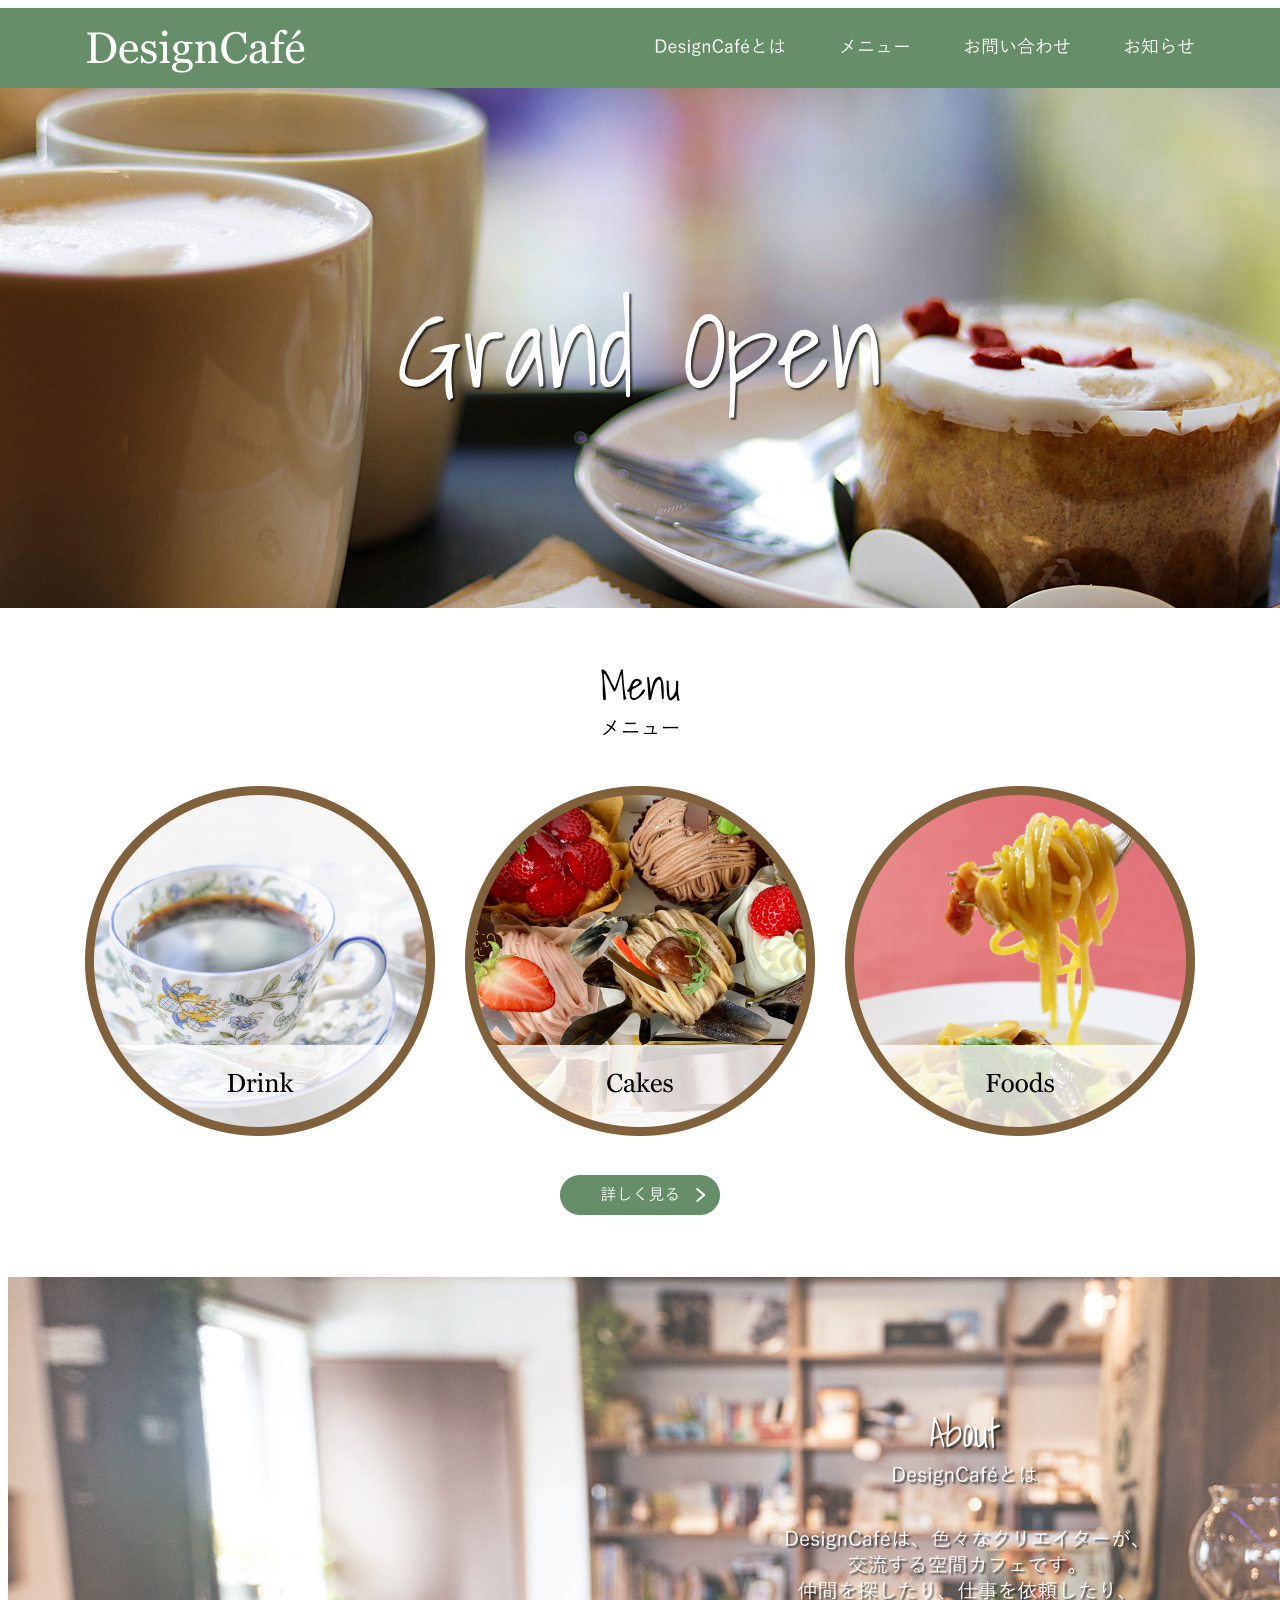
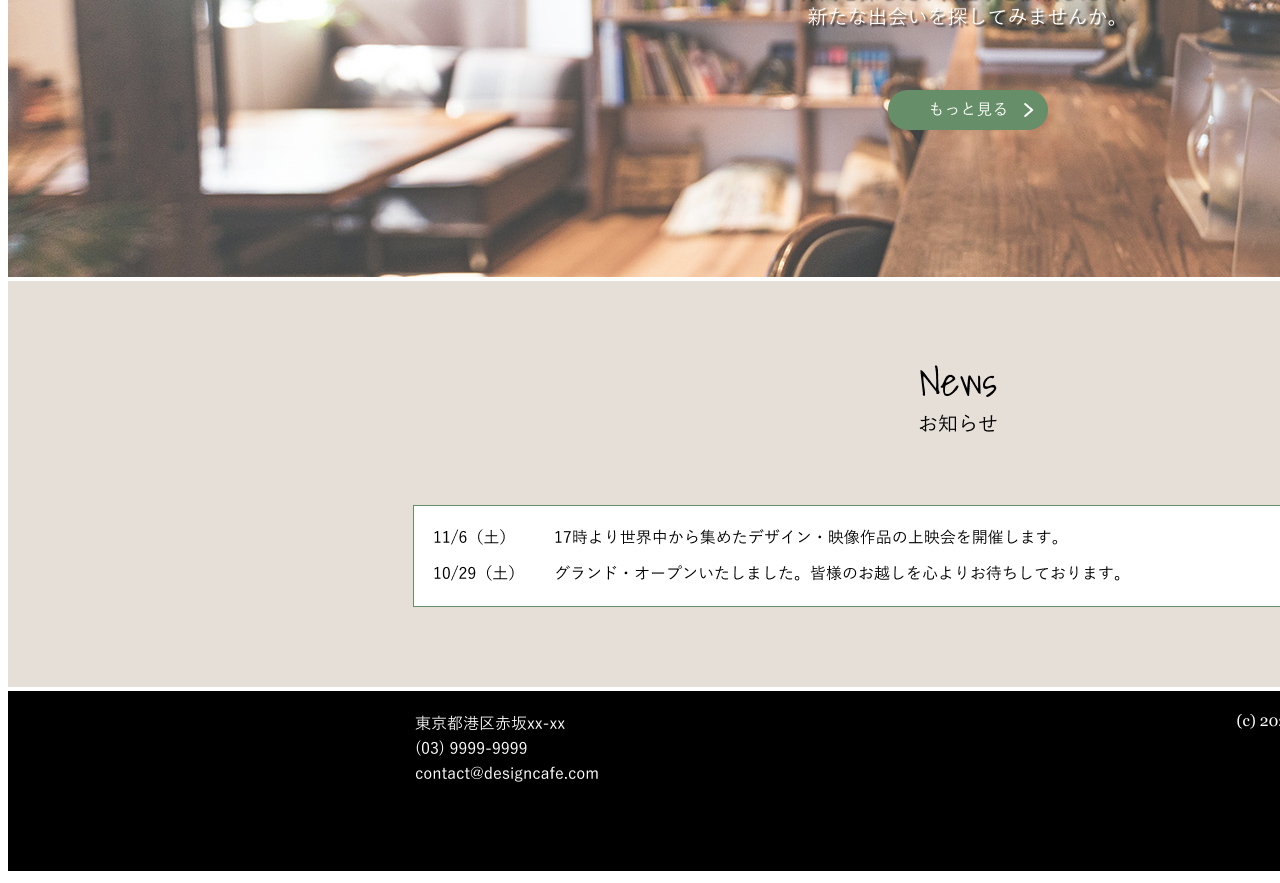
<file: Robota9/index.html>
<!DOCTYPE html>
<html lang="en">
<head>
    <meta charset="UTF-8">
    <meta name="viewport" content="width=device-width, initial-scale=1.0">
    <title>Document</title>
</head>
<body>
    <link rel="stylesheet" href="second.css">
    <section class="first">
        <img src="../Robota9/images1/ヘッダー.png" alt="">
    </section>
    <section class="second">
        <img src="../Robota9/images1/メインビジュアル.png" alt="">
    </section>
    <section class="thir">
<img src="../Robota9/images1/Menu.png" alt="">
    </section>
    <section class="fouth">
<img src="../Robota9/images1/About (2).png" alt="">
    </section>
    <section class="five">
        <img src="../Robota9/images1/News.png" alt="">
    </section>
    <section class="six">
        <img src="../Robota9/images1/フッター.png" alt="">
    </section>
</body>
</html>
</file>
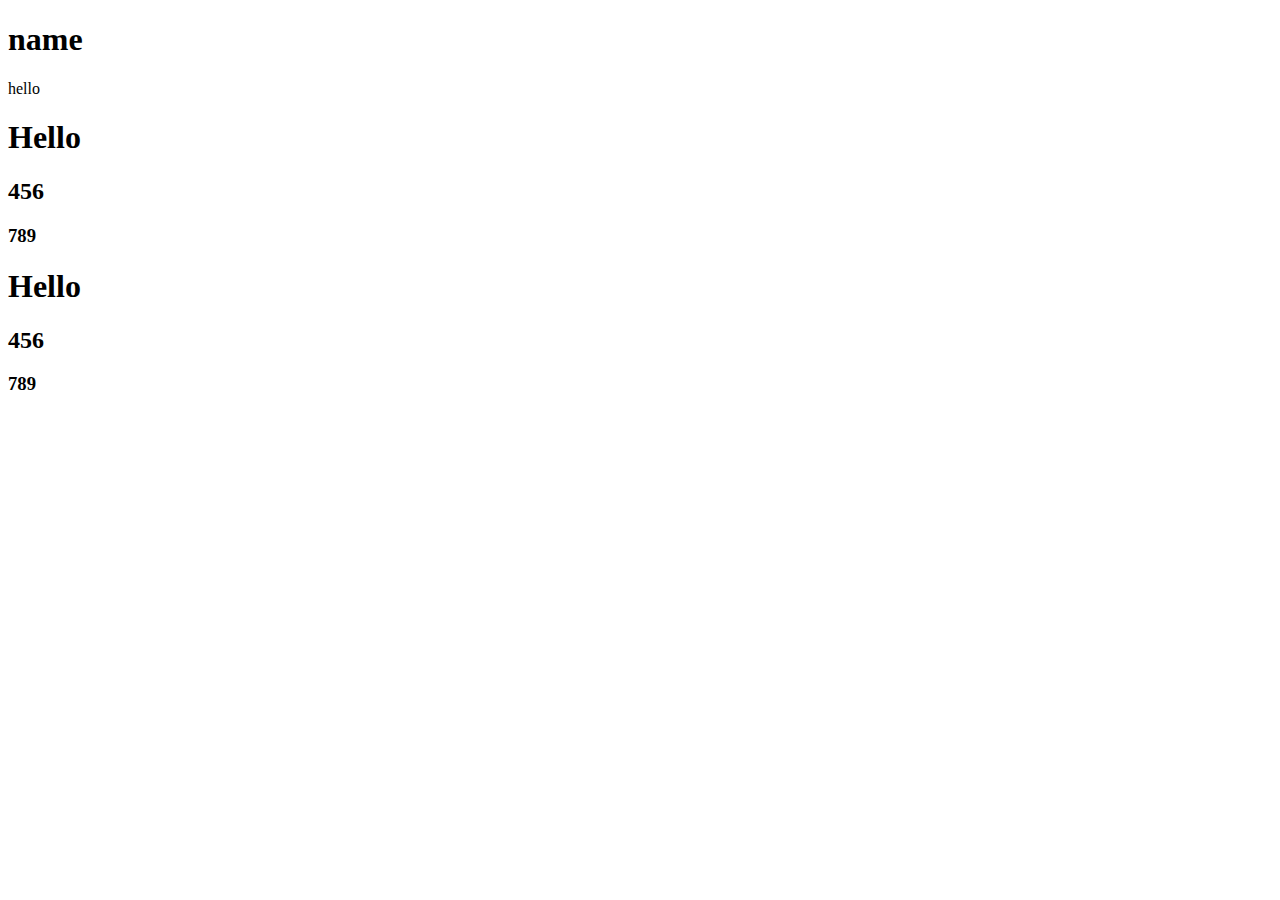
<file: index.html/13.05.html>
<!DOCTYPE html>
<html lang="en">
<head>
    <meta charset="UTF-8">
    <meta name="viewport" content="width=device-width, initial-scale=1.0">
    <title>
my page
    </title>
</head>
<body>
    <h1>
        name
    </h1>
    hello 
    <p>
        <h1>Hello</h1>
        <h2>456</h2>
        <h3>789</h3>    
    </p>
 <h1>Hello</h1>
 <h2>456</h2>
 <h3>789</h3>   
</body>
</html>
</file>
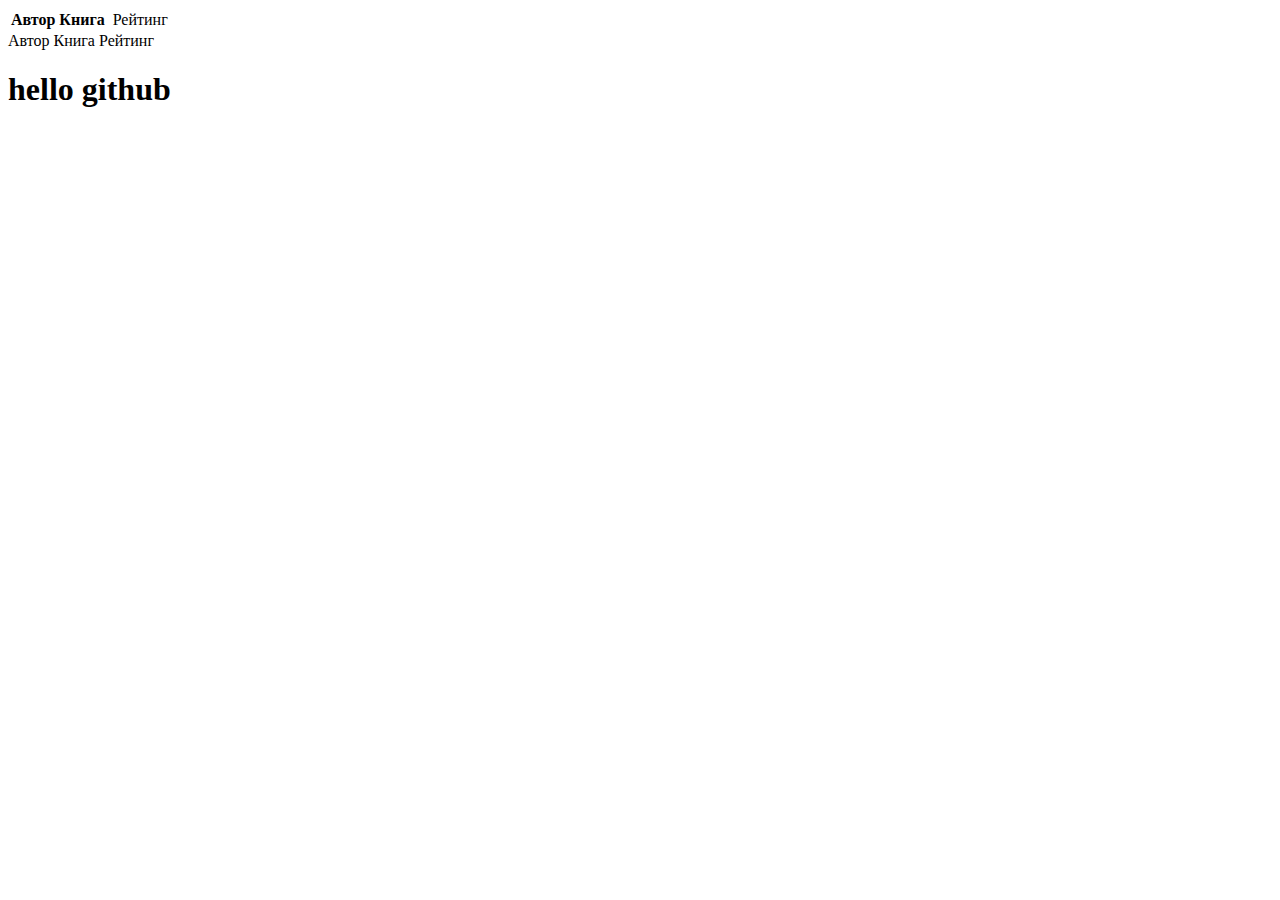
<file: Robota1/First.html>
<!DOCTYPE html>
<html lang="en">
<head>
    <meta charset="UTF-8">
    <meta name="viewport" content="width=device-width, initial-scale=1.0">
    <title>Document</title>
</head>
<body>
<table>
    
     
        <thead>
            <tbody>
            <tr>
                
                    <th>
                        Автор
                    </th>
                    <th>

                        Книга
                    </td>
                    </th>
                    <th>
                        <td>
                        Рейтинг
                        </td>
                    </th>
            </tr>    
 </table>     </tbody>       
        </thead>
        <tbody>
            <tr>
                <td>
                    Автор
                </td>
                <td>
                    Книга
                </td>
                <td>
                    Рейтинг
                </td>
            </tr>
        </tbody>
     </>  
    
    <h1>
        hello github
    </h1>



</body>
</html>
</file>
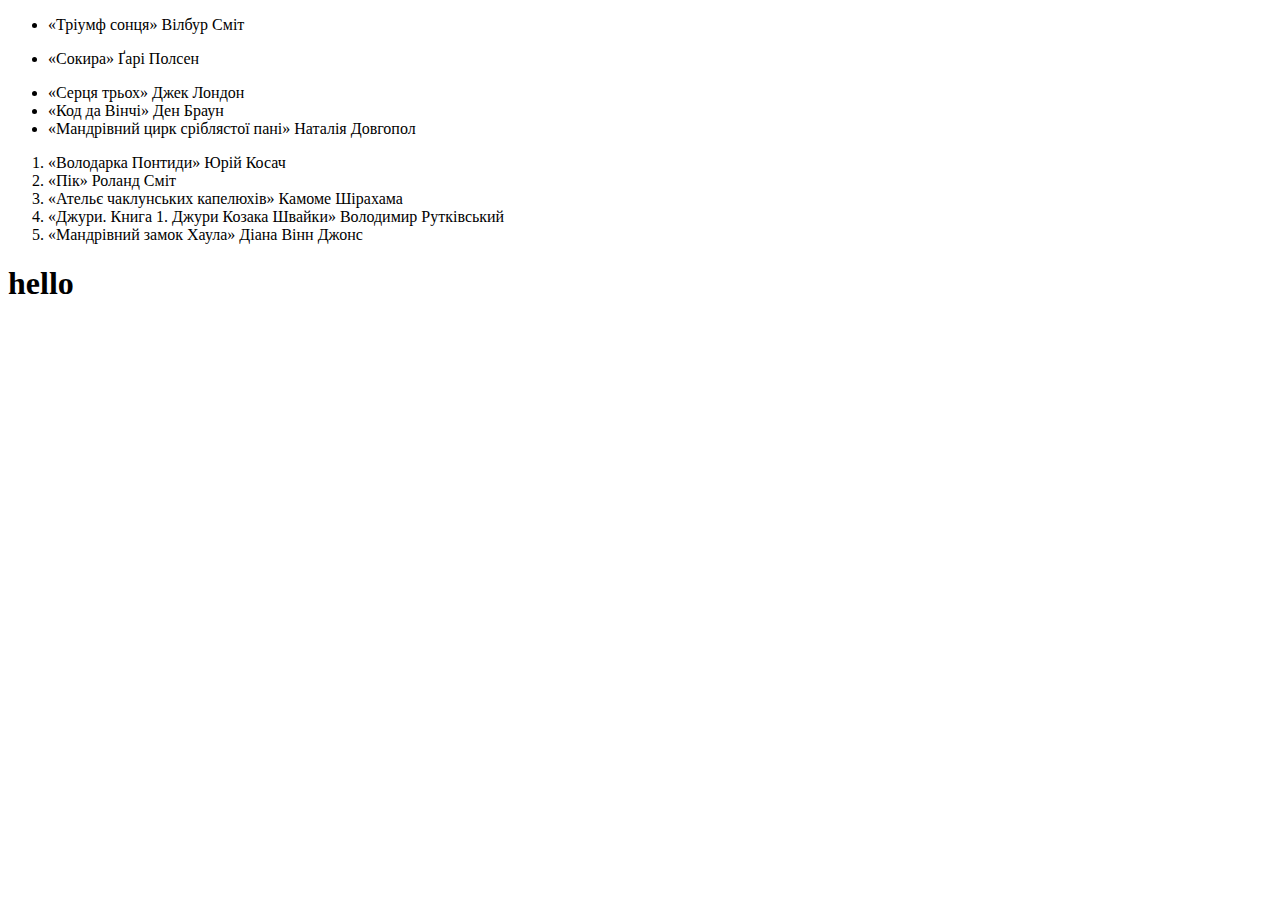
<file: Robota1/Scond.html>
<!DOCTYPE html>
<html lang="en">
<head>
    <meta charset="UTF-8">
    <meta name="viewport" content="width=device-width, initial-scale=1.0">
    <title>Document</title>
</head>
<body>
 <ul>
    <li>
        «Тріумф сонця» Вілбур Сміт
        <p>
            <li>

                «Сокира» Ґарі Полсен
            </li>

            <p>

             <li>

                «Серця трьох» Джек Лондон

             </li>
             <li>
                 «Код да Вінчі» Ден Браун
            </li>
             
              <li>
                «Мандрівний цирк сріблястої пані» Наталія Довгопол

              </li>
             </p>
            </p>

        </p>

    </li>
 </ul>   

 <ol>
    <li>
        «Володарка Понтиди» Юрій Косач
    </li>
    <li>
        «Пік» Роланд Сміт
    </li>
    <li>
        «Ательє чаклунських капелюхів» Камоме Шірахама
    
    </li>
    <li>
        «Джури. Книга 1. Джури Козака Швайки» Володимир Рутківський
    </li>
    <li>
        «Мандрівний замок Хаула» Діана Вінн Джонс
    </li>
 </ol>
 <h1>
    hello 
 </h1>
</body>
</html>
</file>
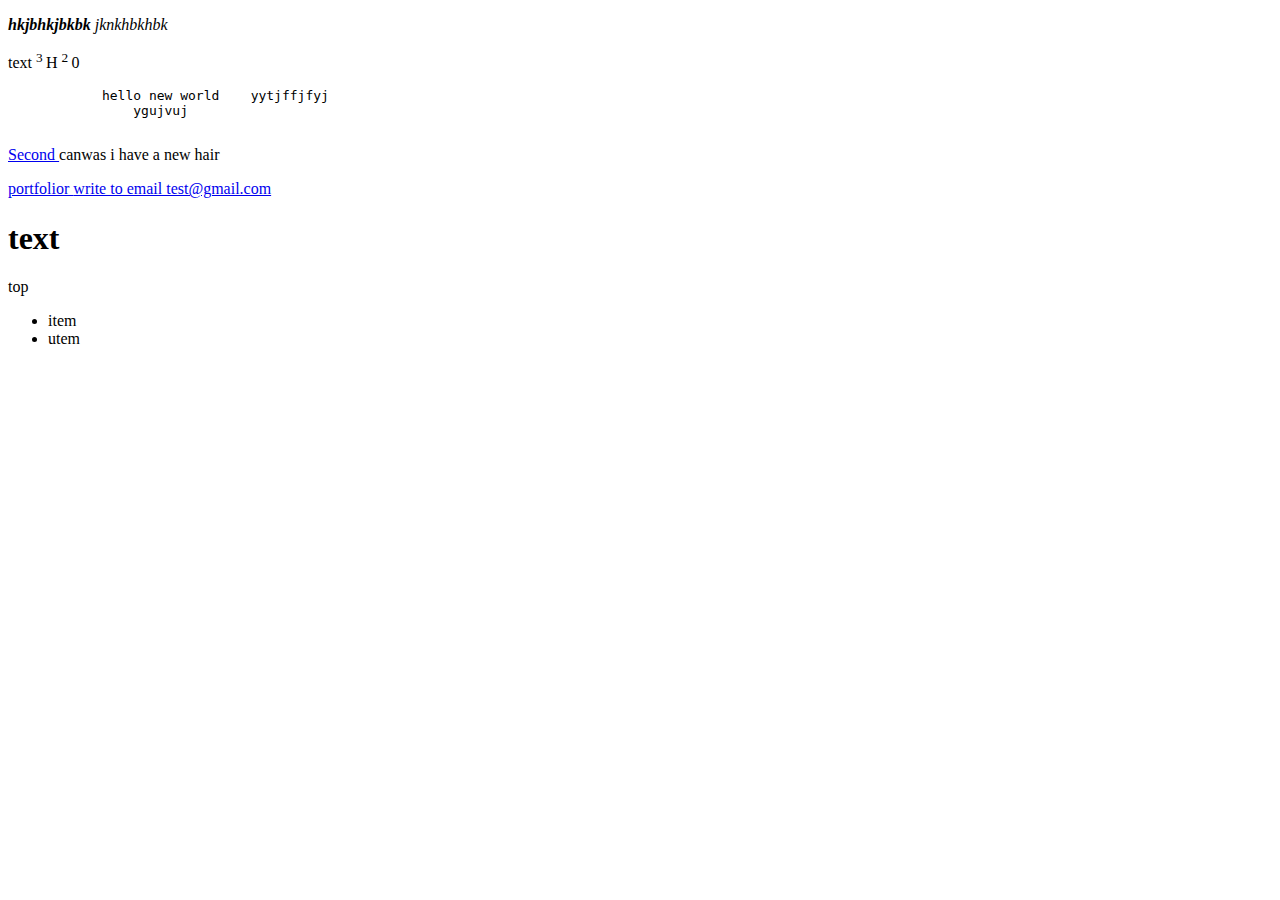
<file: Robota1/Second.html>
<!DOCTYPE html>
<html lang="en">
<head>
    <meta charset="UTF-8">
    <meta name="viewport" content="width=device-width, initial-scale=1.0">
    <title>Document</title>
</head>
<body>
    <p>
        <i>
            <strong>
                <em>
                    hkjbhkjbkbk
                </em>
            </strong>
            
            <span>
                jknkhbkhbk
            </span>
            
            
        </i>
            

        
        
    </p>
    <p>
        text 
        <sup>
            3
        </sup>
        H <sup>
            2
        </sup>0  
        <pre>
            hello new world    yytjffjfyj
                ygujvuj
        </pre>
        <a href="Second.htm">
          Second
        </a>
        canwas i have a new hair
   
    <p>
    <a href="https://portfolio. ></a> target="_blank">
    portfolior
    <a href="mailto:test@gmail.com">
        write to email test@gmail.com
    </a>
    </p>
    <a href="tel:+380986493828"></a>
    <h1>
        <id:top>
            text
        </id:top>
    </h1>

   <a href="#top"></a>
top

<ul>
    <li>
        item
    </li>
     <li>
        utem
     </li>
</ul>

</body>
</html>
</file>
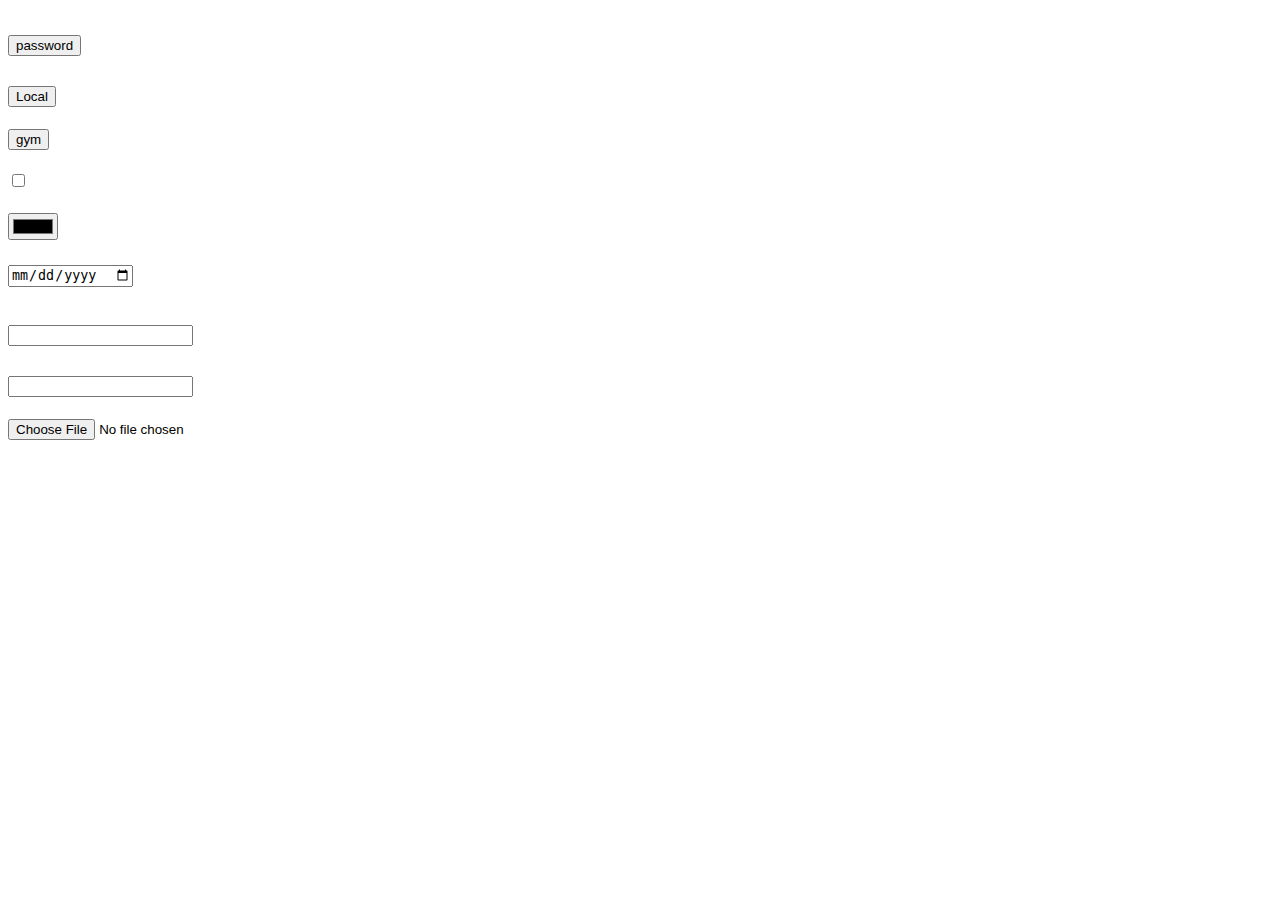
<file: Robota2/Second.html>
<!DOCTYPE html>
<html lang="en">
<head>
    <meta charset="UTF-8">
    <meta name="viewport" content="width=device-width, initial-scale=1.0">
    <title>Document</title>
</head>
<body>
    <form>
        <p>
            <h1>
   <input id="Userpassword" type="button" value="password">
          </h1>
 <h2>
   <input type="button" value="Local">
</h2>
<h3>
   <input type="button" value="gym">
</h3>
<h4>
   <input type="checkbox" name="Home" id="main">
</h4>
<h5>
   <input type="color" name="Unfortunalety" id="In">
</h5>
<h6>
   <input type="date" name="15.06.2005" id="Orange">
</h6>
<h1>
   <input type="datetime" name="" id="Apple">
</h1>
<h2>
   <input type="email" name="gmail" id="gmail.com">
</h2>
<h3>
   <input type="file" name="Bus" id="email">
   </h3>
   </p>
</form>
   
</body>
</html>
</file>
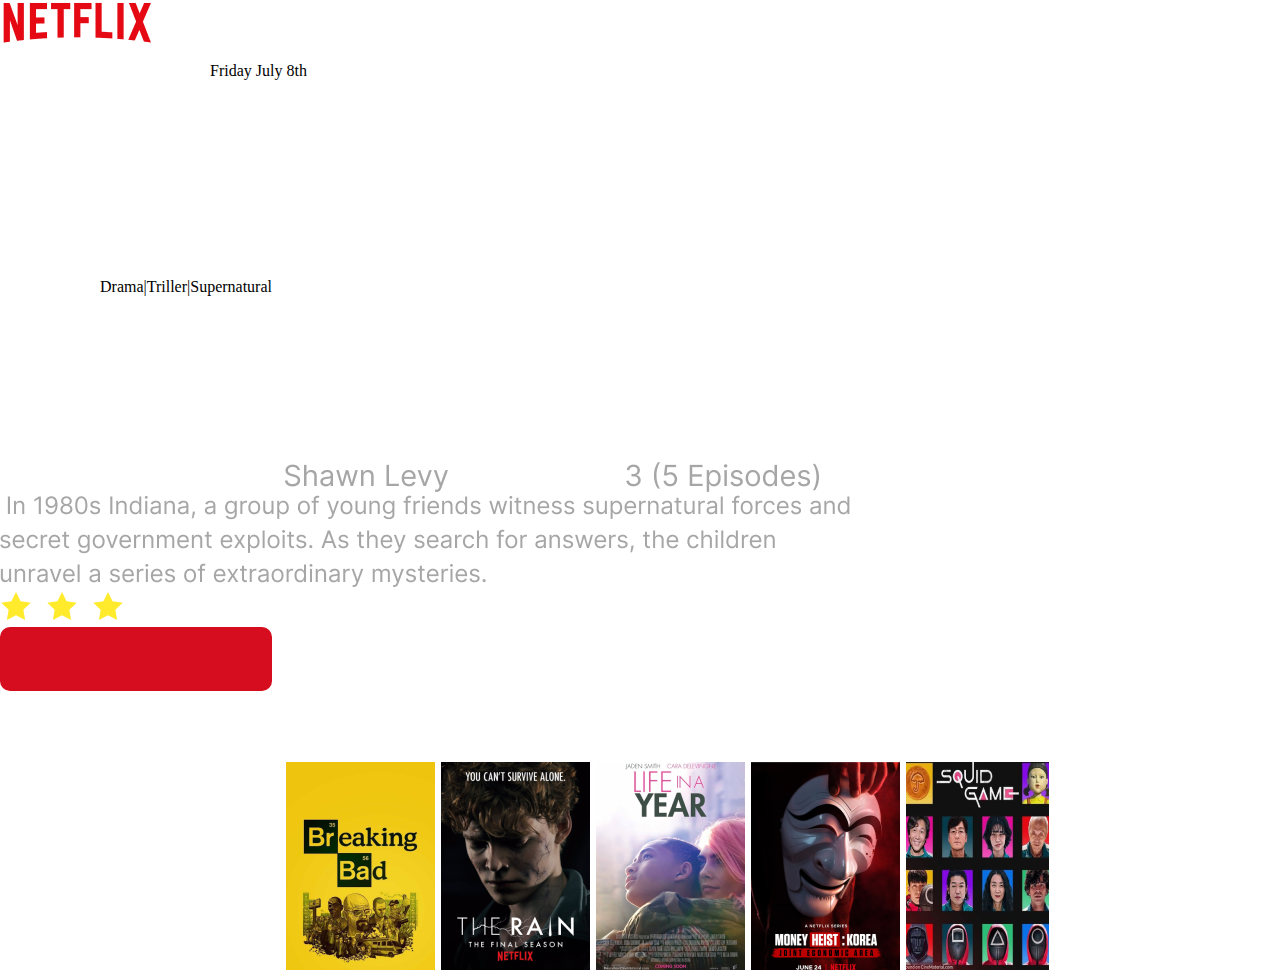
<file: Robota5/First.html>
<!DOCTYPE html>
<html lang="en">
<head>
    <meta charset="UTF-8">
    <meta name="viewport" content="width=
    , initial-scale=1.0">
    <title>Document</title>
</head>
<body>
    <i class="fa-regular fa-star"></i>
   <link rel="stylesheet" href="Fit.css"> 
    <section>
        <img src="netflix-logo-png-2562 1.png" alt="">
    </section>
    <div class="Abb">
Friday July 8th
    </div>
   <section class="BBb">
Drama|Triller|Supernatural
   </section>
   <section>
    <img src="Stranger Things.png" alt="">
   </section>
   <section>
    <img src="../Robota5/2019 DIRECTOR_ Shawn Levy seasons_ 3 (5 Episodes).png" alt="">
   </section>
   <section>
    <img src="../Robota5/In 1980s Indiana, a group of young friends witness supernatural forces and secret government exploits. As they search for answers, the children unravel a series of extraordinary mysteries..png" alt="">
   </section>
   <section>
    <img src="../Robota5/Group 5.svg" alt="">
   </section>
   <section>
    <img src="../Robota5/Rectangle 2.svg" alt="">
   </section>
   <section>
    <img src="../Robota5/Rectangle 3.png" alt="">

   </section>
   <section>
    <img src="../Robota5/POPULAR THIS WEEK.png" alt="">
    <img src="../Robota5/Rectangle 6.png" alt="">
    <img src="../Robota5/Rectangle 7.png" alt="">
    <img src="../Robota5/Rectangle 8.png" alt="">
    <img src="../Robota5/Rectangle 9.png" alt="">
    <img src="../Robota5/Rectangle 11.png" alt="">
   </section>
</body>
</html>
</file>
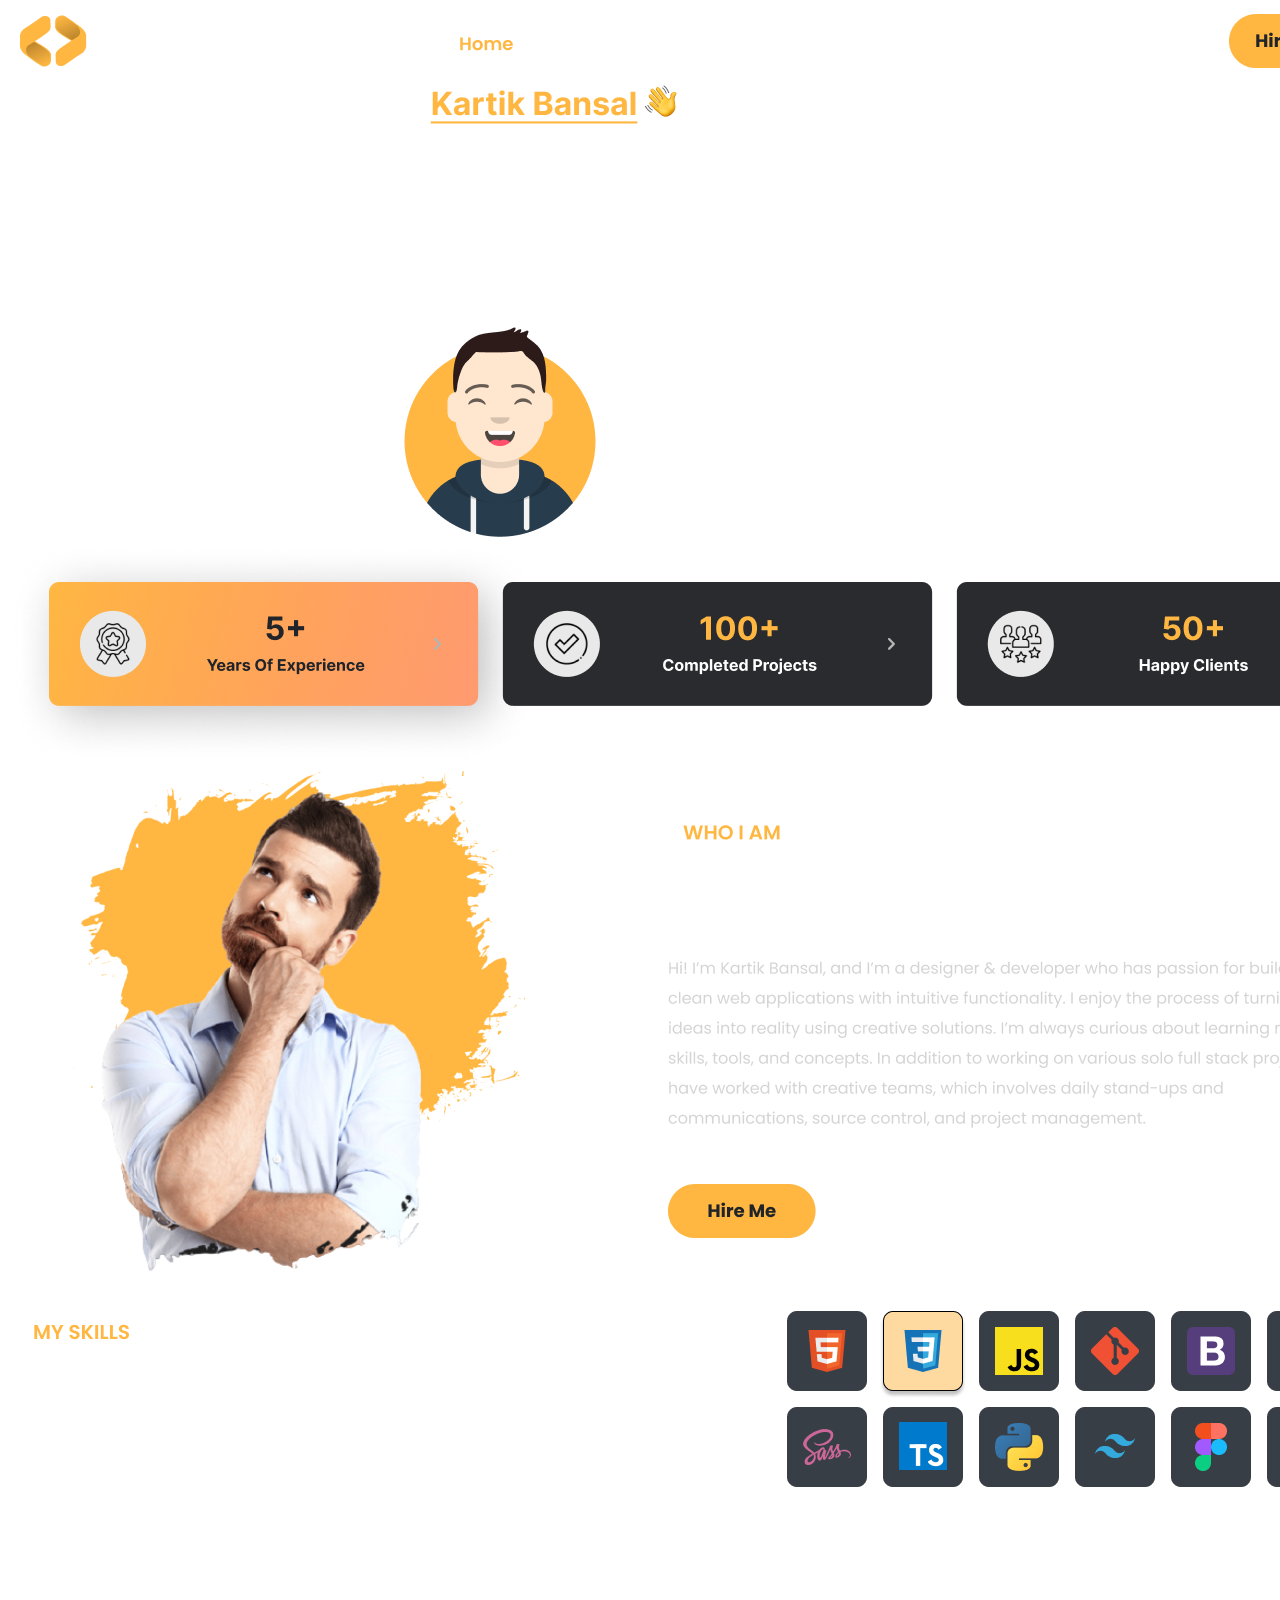
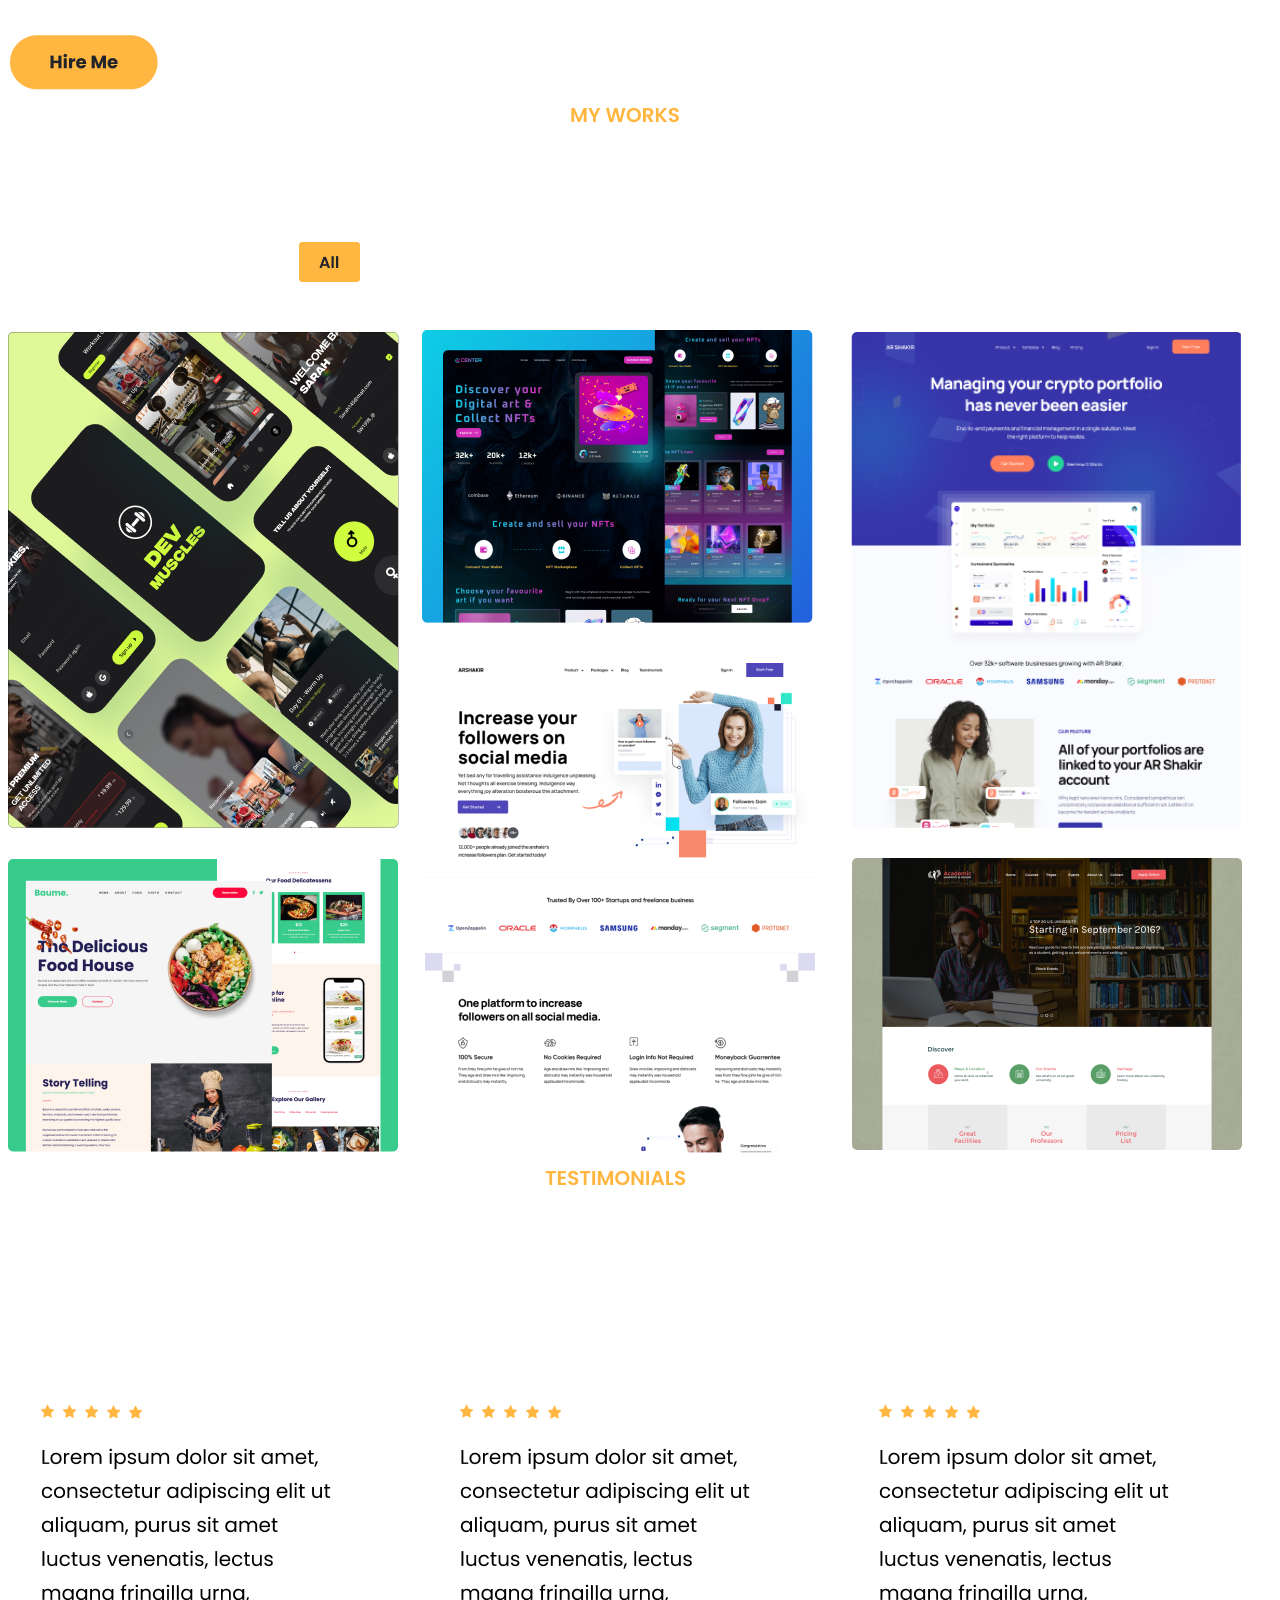
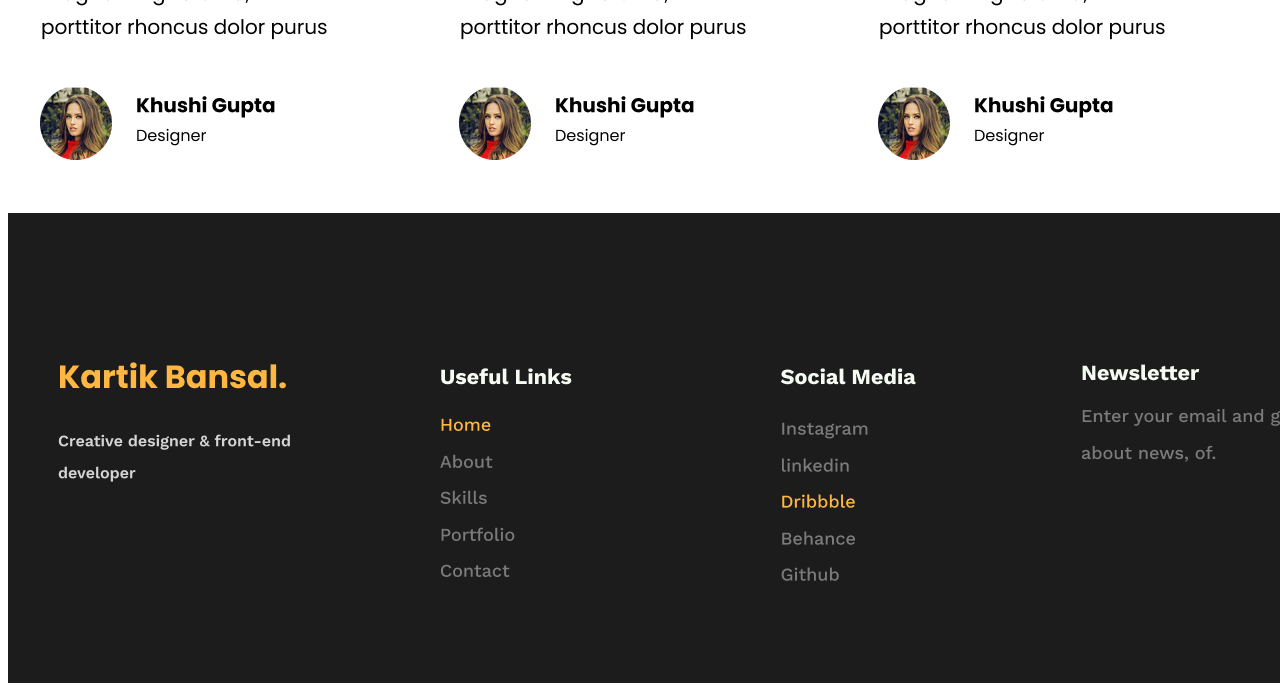
<file: Robota7/First.html>
<!DOCTYPE html>
<html lang="en">
<head>
    <meta charset="UTF-8">
    <meta name="viewport" content="width=device-width, initial-scale=1.0">
    <title>Document</title>
</head>
<body>
<div>
    <section class="First">
<img src="../Robota7/image/Navbar.png" alt="">
    </section>
    <section class="second">
        <img src="../Robota7/image/Hero.png" alt="">
    </section>

    <section class="third">
<img src="../Robota7/image/Meter.png" alt="">
    </section>
    <section class="four">
        <img src="../Robota7/image/About Me.png" alt="">
    </section>

    <section class="five">
        <img src="../Robota7/image/Group 36664.png" alt="">
    </section>

    <div>
        <section class="six">
            <img src="../Robota7/image/Group 36665.png" alt="">
        </section>
    </div>
    <div class="seven">
        <section>
         <img src="../Robota7/image/Group 36666.png" alt="">
        </section>
    </div>
</div>   
<div class="eight">
    <section>
        <img src="../Robota7/image/Footer.png" alt="">
    </section>
</div>
</body>
</html>
</file>
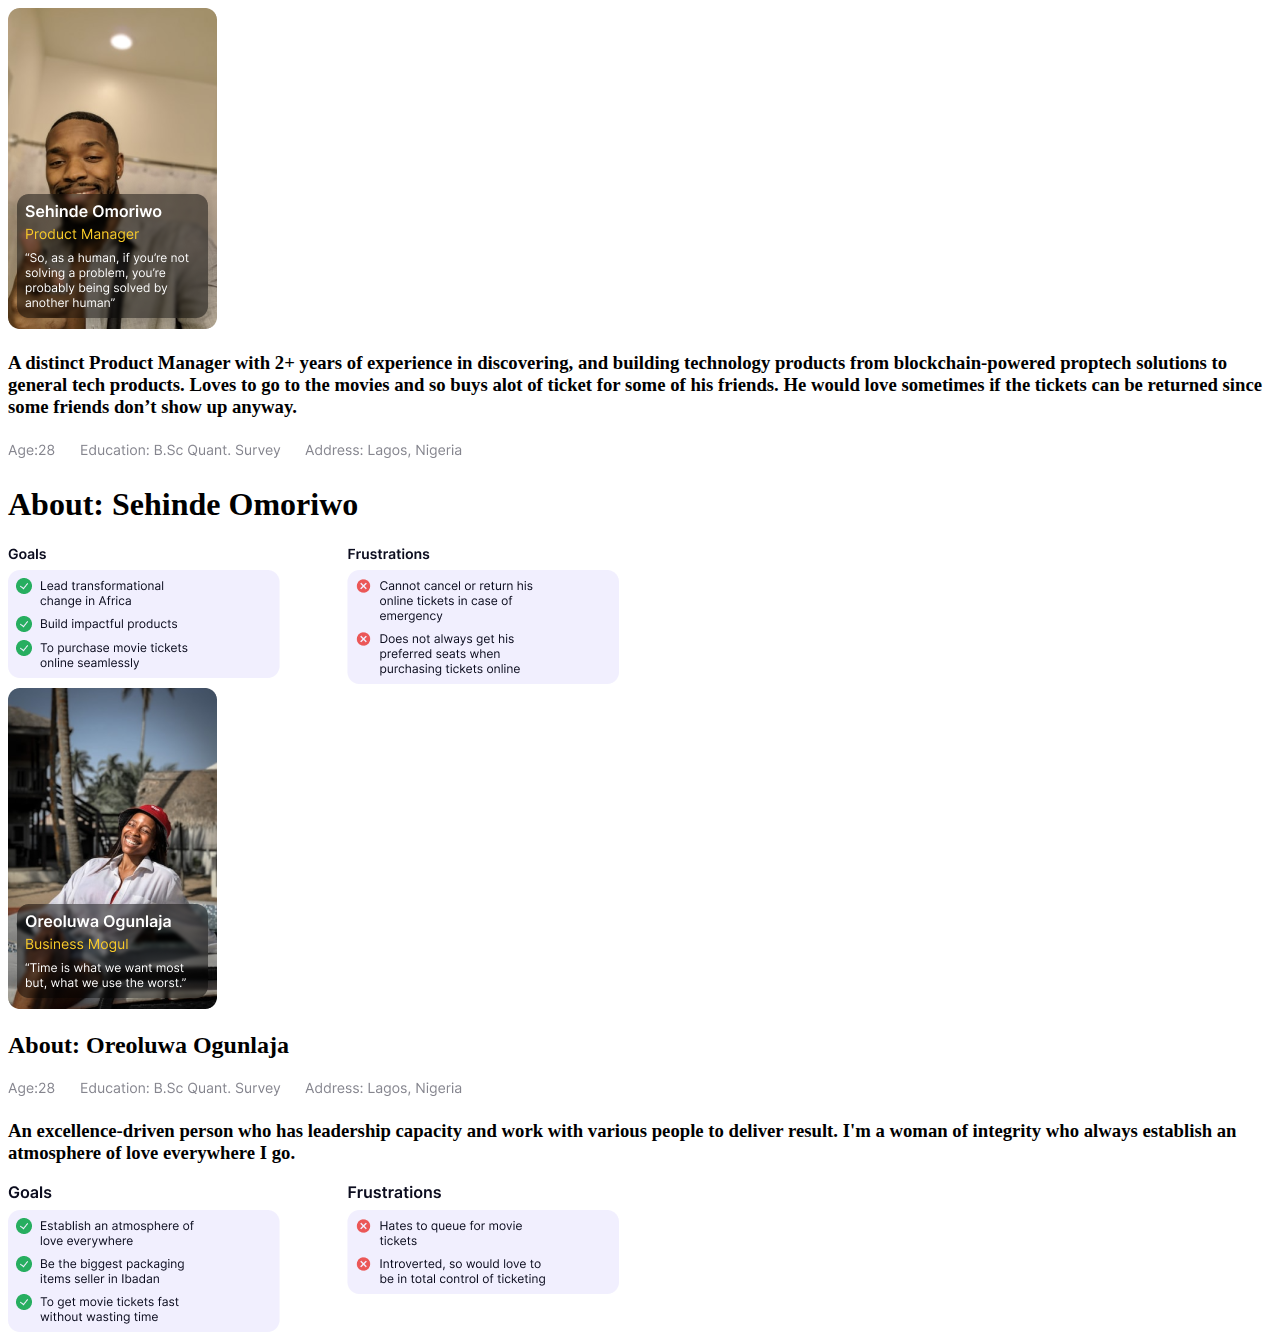
<file: Robota8/First.html>
<!DOCTYPE html>
<html lang="en">
<head>
    <meta charset="UTF-8">
    <meta name="viewport" content="width=device-width, initial-scale=1.0">
    <title>Document</title>
</head>
<body>
    <link rel="preconnect" href="https://fonts.googleapis.com">
<link rel="preconnect" href="https://fonts.gstatic.com" crossorigin>
<link href="https://fonts.googleapis.com/css2?family=Inter:wght@100..900&display=swap" rel="stylesheet">
    <link rel="stylesheet" href="Second.css">
    <section class="Sehinde photo">
        <img src="../Robota8/image/Sehinde Omoriwo.png" alt="">
    </section>
    <h3 class="first photo">
        A distinct Product Manager with 2+ years of experience in discovering, and building technology products from blockchain-powered proptech solutions to general tech products. 
Loves to go to the movies and so buys alot of ticket for some of his friends. He would love sometimes if the tickets can be returned since some friends don’t show up anyway.
    </h3>

  <h2 class="About me">
        <img src="../Robota8/image/About.png" alt="">
    </h2>
    <h1 class="Margin">
        <b>
            About: Sehinde Omoriwo
        </b>
    </h1>
    <div class="Goals">
     <img src="../Robota8/image/Goals.png" alt="">
    </div>
    <div class="Second man">
        <img src="../Robota8/image/Oreoluwa Ogunlaja (1).png" alt="">
    </div>
    <div class="Me Oreoluwa">
       <h2>
        About: Oreoluwa Ogunlaja
    </h2>  
    </div>
   <div class="Header">
    <section>
        <img src="../Robota8/image/About.png" alt="">
    </section>
   </div>
   <div class="Text">
    <h3>
        An excellence-driven person who has leadership capacity and work with various people to deliver result. I'm a woman of integrity who always establish an atmosphere of love everywhere I go.
    </h3>
   </div>
<section class="Goals1">
    <img src="../Robota8/Goals (1).png" alt="">
</section>
</body>
</html>
</file>
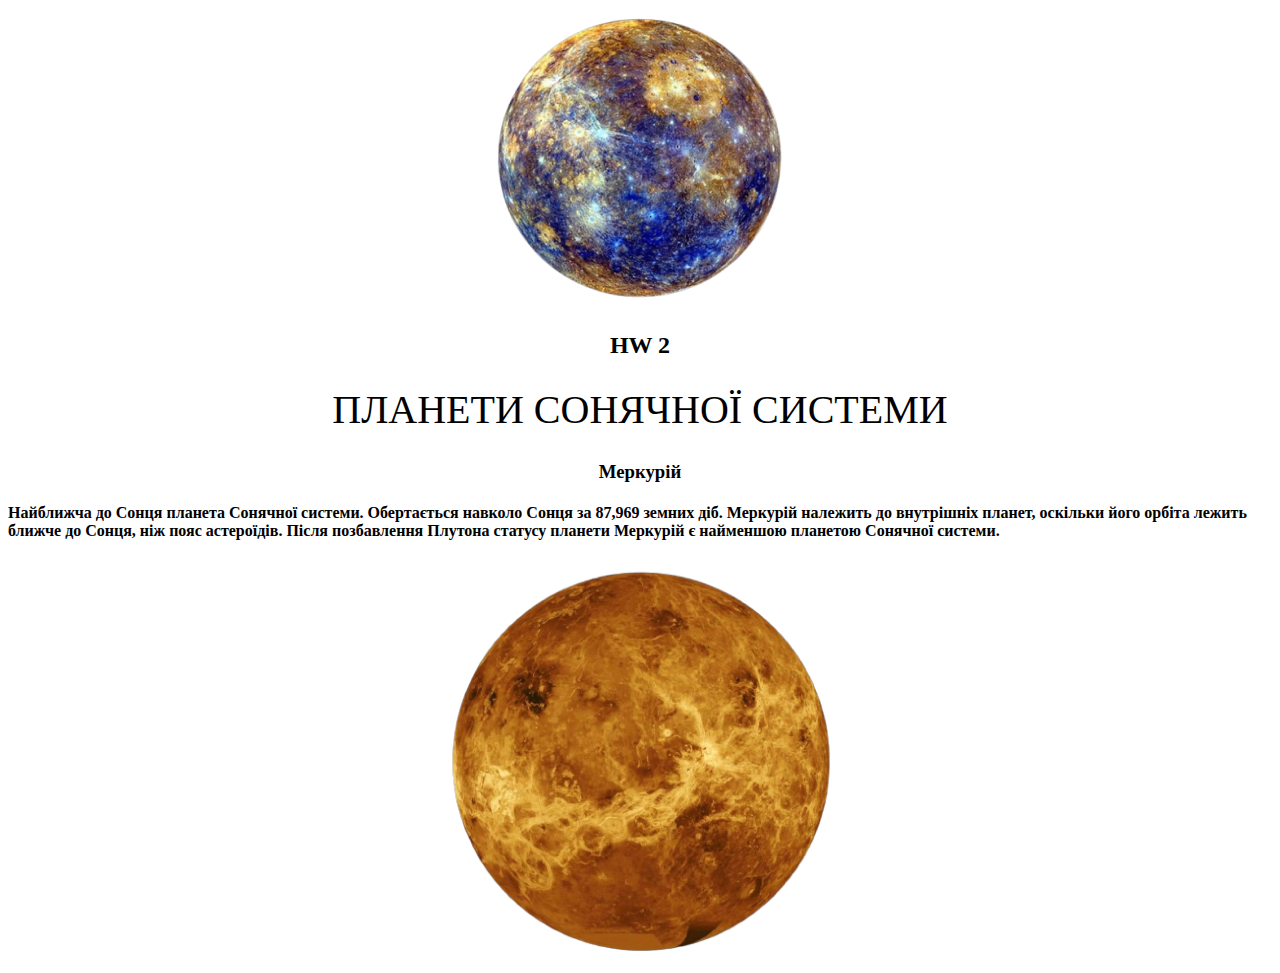
<file: Robota2/Robota3/First.html>
<!DOCTYPE html>
<html lang="en">
<head>
    <meta charset="UTF-8">
    <meta name="viewport" content="width=device-width, initial-scale=1.0">
    <title>Document</title>
</head>
<body>
<link rel="stylesheet" href="first.css">
<section class=".center.content.">
    <div >
  <img src="image/меркурій.png" alt="mercury">  
   </div>
</section>

 <Section class="right.content">
    <h2>
        HW 2
    </h2>
    <h1>
        ПЛАНЕТИ СОНЯЧНОЇ СИСТЕМИ
    </h1>
 </Section>
 <section class="left.content">
    <h3>
        Меркурій
    </h3>
    <div class="container">
    <h4>
        Найближча до Сонця планета Сонячної системи. Обертається навколо Сонця за 87,969 земних діб. Меркурій належить до внутрішніх планет, оскільки його орбіта лежить ближче до Сонця, ніж пояс астероїдів. Після позбавлення Плутона статусу планети Меркурій є найменшою планетою Сонячної системи.
    </h4>
</div>
 </section>
 <section class="left">
    <div>
        <img src="image/венера.png" alt="Venera">
        
    </div>
 </section>
 <link rel="preconnect" href="https://fonts.googleapis.com">
 <link rel="preconnect" href="https://fonts.gstatic.com" crossorigin>
 <link href="https://fonts.googleapis.com/css2?family=Roboto:ital,wght@0,100;0,300;0,400;0,500;0,700;0,900;1,100;1,300;1,400;1,500;1,700;1,900&display=swap" rel="stylesheet">
 
</body>
</html>
</file>
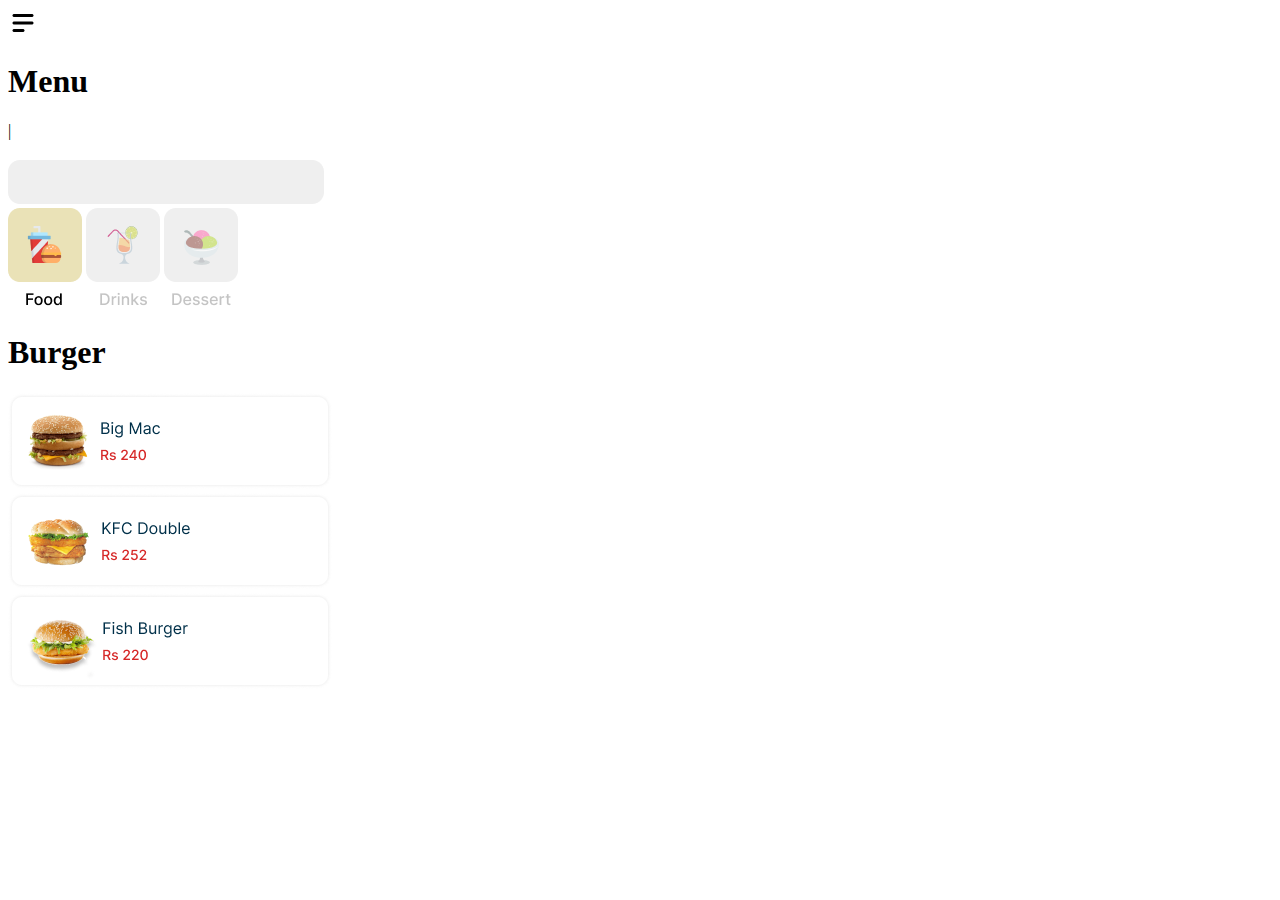
<file: Robota2/Robota3/Robota4/First.html>
<!DOCTYPE html>
<html lang="en">
<head>
    <meta charset="UTF-8">
    <meta name="viewport" content="width=\, initial-scale=1.0">
    <title>Document</title>
</head>
<body>
  <link rel="stylesheet" href="../Robota4/Firs.css">  
  <section class="Ab">
    <img src="../image/Group 1.png" alt="">
  </section>
  <H1 class="Bc">
   Menu
  </H1>
  |<H2 class="Rf">
  
  </H2>
  <section>
     <img class="Rf" Search food here src="../image/Rectangle 1.png" alt="Rf"> 
  </section>
  <section class="Fd">
   <img class="abc" src="../image/food.png" alt="">
   <img class="dfg" src="../image/drinks.png" alt="">
   <img class="hij" src="../image/sweet.png" alt="">
  </section>
  <h1 class="Mmm">
   Burger
  </h1>
   <section class="Eee">
    <div>
     <img src="../image/Group 9.png" alt="">
     </div>
   </section>
   <Section class="rrr">
    <div>
        <img src="../image/Group 10.png" alt="">
    </div>
   </Section>
   <section class="ttt">
    <div>
        <img src="../image/Group 11.png" alt="">
    </div>
   </section>
</body>
</html>
</file>
<file: Robota9/second.css>
.first{
    display: flex;
    justify-content: center;
}
.second{
    display: flex;
    justify-content: center;

}
.thir{
    display: flex;
    justify-content: center;
    top: 2000px;
}
.fouth{
    top: 5500px;

}
.five{
    top: auto;
}
</file>
<file: Robota8/Second.css>
Sehinde photo{
    display: grid
    grid-template-columns: 200px ;
    grid-template-rows: auto; 
}
// <uniquifier>: Use a unique and descriptive class name
// <weight>: Use a value from 100 to 900

.inter-<uniquifier> {
  font-family: "Inter", sans-serif;
  font-optical-sizing: auto;
  font-weight: <weight>;
  font-style: normal;
  font-variation-settings:
    "slnt" 0;
}
first photo{
    display: grid
    grid-template-columns: 400px ;
    grid-template-rows: auto; 

    About me{
        display: grid
        grid-template-columns: 400px ;
        grid-template-rows: 100px;
        padding: 100px 120px; 
        :left 120px
        
    }
    .Margin{
     display: flex;
     justify-content: flex-start;
    }
    .Goals{
        display:grid ;
        grid-template-columns: 300px;
        grid-template-rows: 200px;
        
    Second man{
        display: grid;
        grid-template-columns: 500px ;
        grid-template-rows: 300px;
        grid-column-start: 1;
        grid-column-end: 2;
    }
    }
    Me Oreoluwa{
display: grid;
grid-area:inherit;
grid-template-columns: 500px ;
grid-template-rows: 300px;
grid-template-areas: Me Oreoluwa;
    }
Header{
    padding: 200px;
    display:grid ;
    grid-template-columns: auto ;
    grid-template-rows: 1fr;
    row-gap: 20px;

}

Text{
    padding: 200px;
    display:grid ;
    grid-template-columns: repeat(6) minmax(100px;1fr) ;
    grid-template-rows: 1fr;
    row-gap: 20px;
    
}
Goals1{
    display:grid ;
    grid-template-columns: repeat(6) minmax(100px;1fr) ;
    grid-template-rows: 1fr;
    row-gap: 20px;
grid-column-start: 1;
grid-column-end: 2;
}
</file>
<file: Robota2/Robota3/first.css>
h1{
    text-align: center;
 color: rgb(0, 0, 0);

font-size: 40px;
font-weight: 400;
line-height: 48px;
text-align: center;}
h2{
    text-align: center;
}
   section{
    text-align: center;
   }

.h3{
    text-align: left;
}
h4{
    text-align: left;
}
.div {
text-align: center;
}
left{
    text-align: left;
}
.roboto-thin {
    font-family: "Roboto", sans-serif;
    font-weight: 100;
    font-style: normal;
  }
  
  .roboto-light {
    font-family: "Roboto", sans-serif;
    font-weight: 300;
    font-style: normal;
  }
  
  .roboto-regular {
    font-family: "Roboto", sans-serif;
    font-weight: 400;
    font-style: normal;
  }
  
  .roboto-medium {
    font-family: "Roboto", sans-serif;
    font-weight: 500;
    font-style: normal;
  }
  
  .roboto-bold {
    font-family: "Roboto", sans-serif;
    font-weight: 700;
    font-style: normal;
  }
  
  .roboto-black {
    font-family: "Roboto", sans-serif;
    font-weight: 900;
    font-style: normal;
  }
  
  .roboto-thin-italic {
    font-family: "Roboto", sans-serif;
    font-weight: 100;
    font-style: italic;
  }
  
  .roboto-light-italic {
    font-family: "Roboto", sans-serif;
    font-weight: 300;
    font-style: italic;
  }
  
  .roboto-regular-italic {
    font-family: "Roboto", sans-serif;
    font-weight: 400;
    font-style: italic;
  }
  
  .roboto-medium-italic {
    font-family: "Roboto", sans-serif;
    font-weight: 500;
    font-style: italic;
  }
  
  .roboto-bold-italic {
    font-family: "Roboto", sans-serif;
    font-weight: 700;
    font-style: italic;
  }
  
  .roboto-black-italic {
    font-family: "Roboto", sans-serif;
    font-weight: 900;
    font-style: italic;
  }
  .Mmm{
    padding:24px 32px 26px 271px;
    text-align: left;
    height: 24px;
    width: 65px;
  }
</file>
<file: Robota2/Robota3/Robota4/Firs.css>
Ab{
 text-align: left; 
 padding-left: 28px;
 padding-right: 302px;
 padding-top: 56px;
 padding-bottom: 23px;
 width: 30px;
 height: 30px;
 margin-left: 28px;
}
Bc{
    padding-top: 23px;
    padding-left: 22px;
    padding-bottom: 17px;
    padding-right: 251px;
    margin-top: 109px;
    margin-bottom: 652px;
    text-align: left;
    margin-left: 22px;
    margin-right: 251px;
}
Rf{
   text-align: left; 
   background-color: blueviolet;
   padding: 17px 29px 24px 20px;
   color: aliceblue;
}
abc{
text-align: left;
padding: 24px 24px 32px 29px;
}
dfg{
    text-align: center;
    padding: 24px 24px 29px 32px;
}
hij{
    text-align: right;
    padding: 24px 66px 29px 32px;
}
.roboto-thin {
    font-family: "Roboto", sans-serif;
    font-weight: 100;
    font-style: normal;
  }
  
  .roboto-light {
    font-family: "Roboto", sans-serif;
    font-weight: 300;
    font-style: normal;
  }
  
  .roboto-regular {
    font-family: "Roboto", sans-serif;
    font-weight: 400;
    font-style: normal;
  }
  
  .roboto-medium {
    font-family: "Roboto", sans-serif;
    font-weight: 500;
    font-style: normal;
  }
  
  .roboto-bold {
    font-family: "Roboto", sans-serif;
    font-weight: 700;
    font-style: normal;
  }
  
  .roboto-black {
    font-family: "Roboto", sans-serif;
    font-weight: 900;
    font-style: normal;
  }
  
  .roboto-thin-italic {
    font-family: "Roboto", sans-serif;
    font-weight: 100;
    font-style: italic;
  }
  
  .roboto-light-italic {
    font-family: "Roboto", sans-serif;
    font-weight: 300;
    font-style: italic;
  }
  
  .roboto-regular-italic {
    font-family: "Roboto", sans-serif;
    font-weight: 400;
    font-style: italic;
  }
  
  .roboto-medium-italic {
    font-family: "Roboto", sans-serif;
    font-weight: 500;
    font-style: italic;
  }
  
  .roboto-bold-italic {
    font-family: "Roboto", sans-serif;
    font-weight: 700;
    font-style: italic;
  }
  
  .roboto-black-italic {
    font-family: "Roboto", sans-serif;
    font-weight: 900;
    font-style: italic;
  }
  Mmm{
    padding:24px 32px 26px 271px;
    text-align: left;
    height: 24px;
    width: 65px;
  }
  Eee{
    padding: 26px 24px 20px 12px;

  }
  rrr{
    padding:12px 12px 24px 20px ;
  }
  ttt{
    padding: 12px 20px 24px 91px;
  }
</file>
<file: Robota5/Fit.css>
.section{
    background-image: url(../Robota5/netflix-logo-png-2562\ 1.png);
    
}
/* http://meyerweb.com/eric/tools/css/reset/ 
   v2.0 | 20110126
   License: none (public domain)
*/

html, body, div, span, applet, object, iframe,
h1, h2, h3, h4, h5, h6, p, blockquote, pre,
a, abbr, acronym, address, big, cite, code,
del, dfn, em, img, ins, kbd, q, s, samp,
small, strike, strong, sub, sup, tt, var,
b, u, i, center,
dl, dt, dd, ol, ul, li,
fieldset, form, label, legend,
table, caption, tbody, tfoot, thead, tr, th, td,
article, aside, canvas, details, embed, 
figure, figcaption, footer, header, hgroup, 
menu, nav, output, ruby, section, summary,
time, mark, audio, video {
	margin: 0;
	padding: 0;
	border: 0;
	font-size: 100%;
	font: inherit;
	vertical-align: baseline;
}
/* HTML5 display-role reset for older browsers */
article, aside, details, figcaption, figure, 
footer, header, hgroup, menu, nav, section {
	display: block;
}
body {
	line-height: 1;
}
ol, ul {
	list-style: none;
}
blockquote, q {
	quotes: none;
}
blockquote:before, blockquote:after,
q:before, q:after {
	content: '';
	content: none;
}
table {
	border-collapse: collapse;
	border-spacing: 0;
}
.Abb{
    display: flex;
    justify-content: flex-start;
    padding-top: 1px;
    padding-left: 210px;
    padding-right: 100px;
    width:213px ;
    background-position: top left;
    margin-top: 10px;
    margin-bottom: 100px;
}
.BBb{
    padding: 100px  ;
    display: flex;
    justify-content: flex-start;
}
</file>
